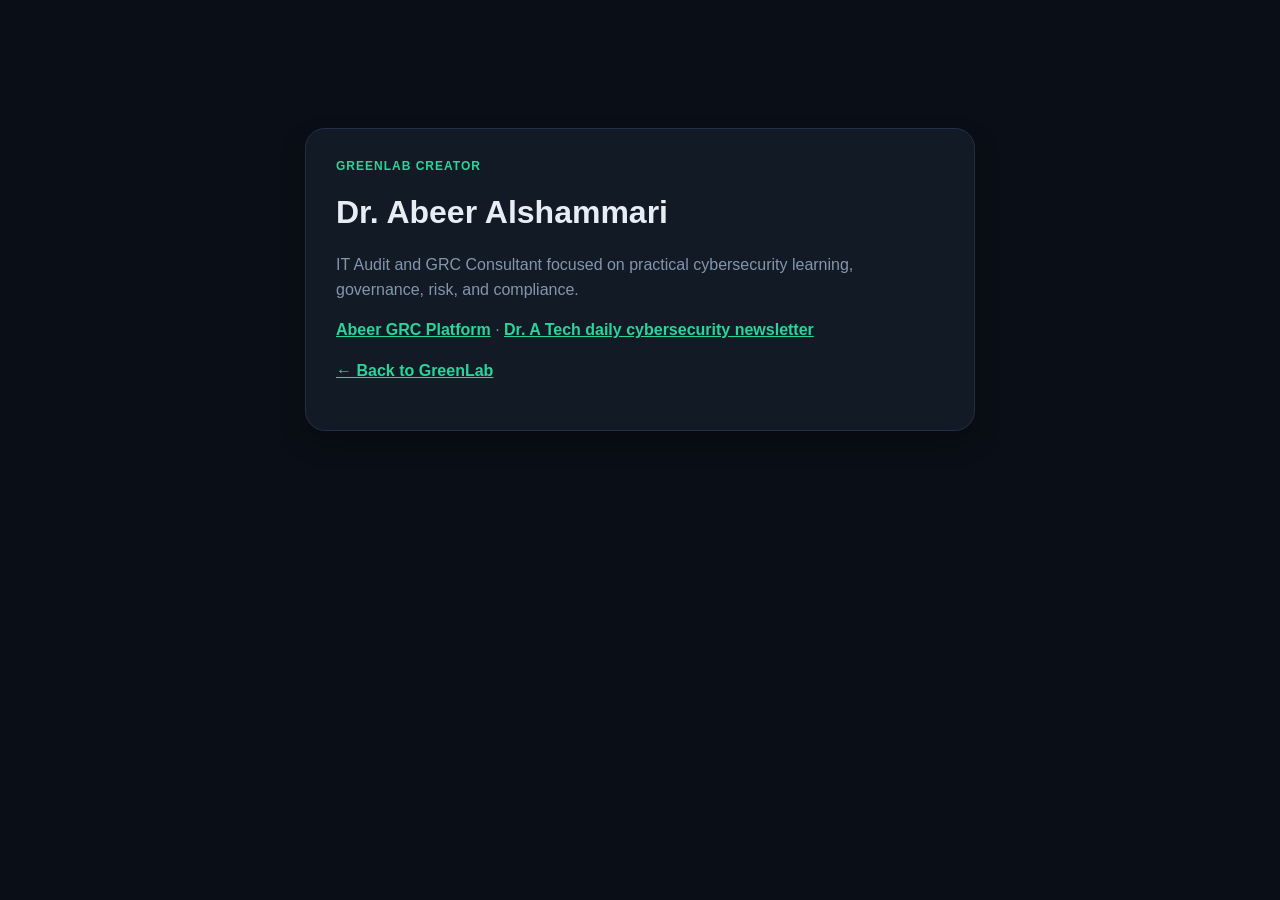
<file: about.html>
<!doctype html>
<html lang="en">
<head>
  <meta charset="utf-8">
  <meta name="viewport" content="width=device-width,initial-scale=1">
  <title>About Dr. Abeer Alshammari | GreenLab</title>
  <link rel="stylesheet" href="styles.css">
</head>
<body>
  <main class="wrap">
    <div class="profile-card">
      <div class="profile-tag">GREENLAB CREATOR</div>
      <h1>Dr. Abeer Alshammari</h1>
      <p>IT Audit and GRC Consultant focused on practical cybersecurity learning, governance, risk, and compliance.</p>
      <p>
        <a href="https://abeergrc.netlify.app/" target="_blank" rel="noopener">Abeer GRC Platform</a> ·
        <a href="https://dratech.netlify.app/" target="_blank" rel="noopener">Dr. A Tech daily cybersecurity newsletter</a>
      </p>
      <p><a href="index.html">← Back to GreenLab</a></p>
    </div>
  </main>
</body>
</html>
</file>
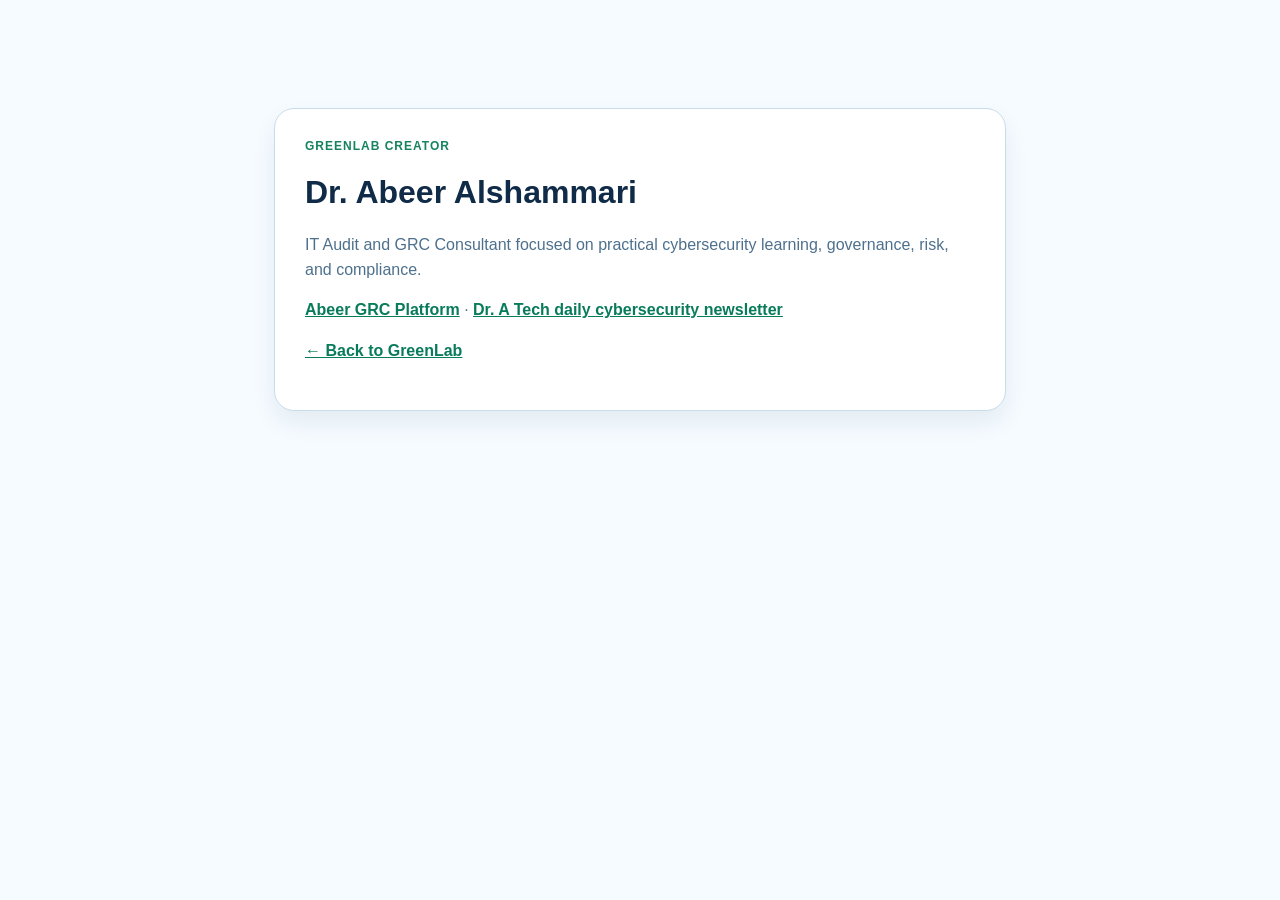
<file: outputs/about-dr-abeer.html>
<!doctype html><html lang="en"><head><meta charset="utf-8"><meta name="viewport" content="width=device-width,initial-scale=1"><title>About Dr. Abeer Alshammari | GreenLab</title><style>body{margin:0;background:#f5fbff;color:#102b47;font-family:Arial,sans-serif}.card{max-width:670px;margin:12vh auto;padding:30px;background:#fff;border:1px solid #c8ddec;border-radius:20px;box-shadow:0 12px 25px #082d5912}a{color:#087b5b;font-weight:bold}.tag{color:#16835e;font-size:12px;font-weight:bold;letter-spacing:1px}p{line-height:1.55;color:#4d708d}</style></head><body><main class="card"><div class="tag">GREENLAB CREATOR</div><h1>Dr. Abeer Alshammari</h1><p>IT Audit and GRC Consultant focused on practical cybersecurity learning, governance, risk, and compliance.</p><p><a href="https://abeergrc.netlify.app/" target="_blank" rel="noopener">Abeer GRC Platform</a> · <a href="https://dratech.netlify.app/" target="_blank" rel="noopener">Dr. A Tech daily cybersecurity newsletter</a></p><p><a href="index.html">← Back to GreenLab</a></p></main></body></html>
</file>
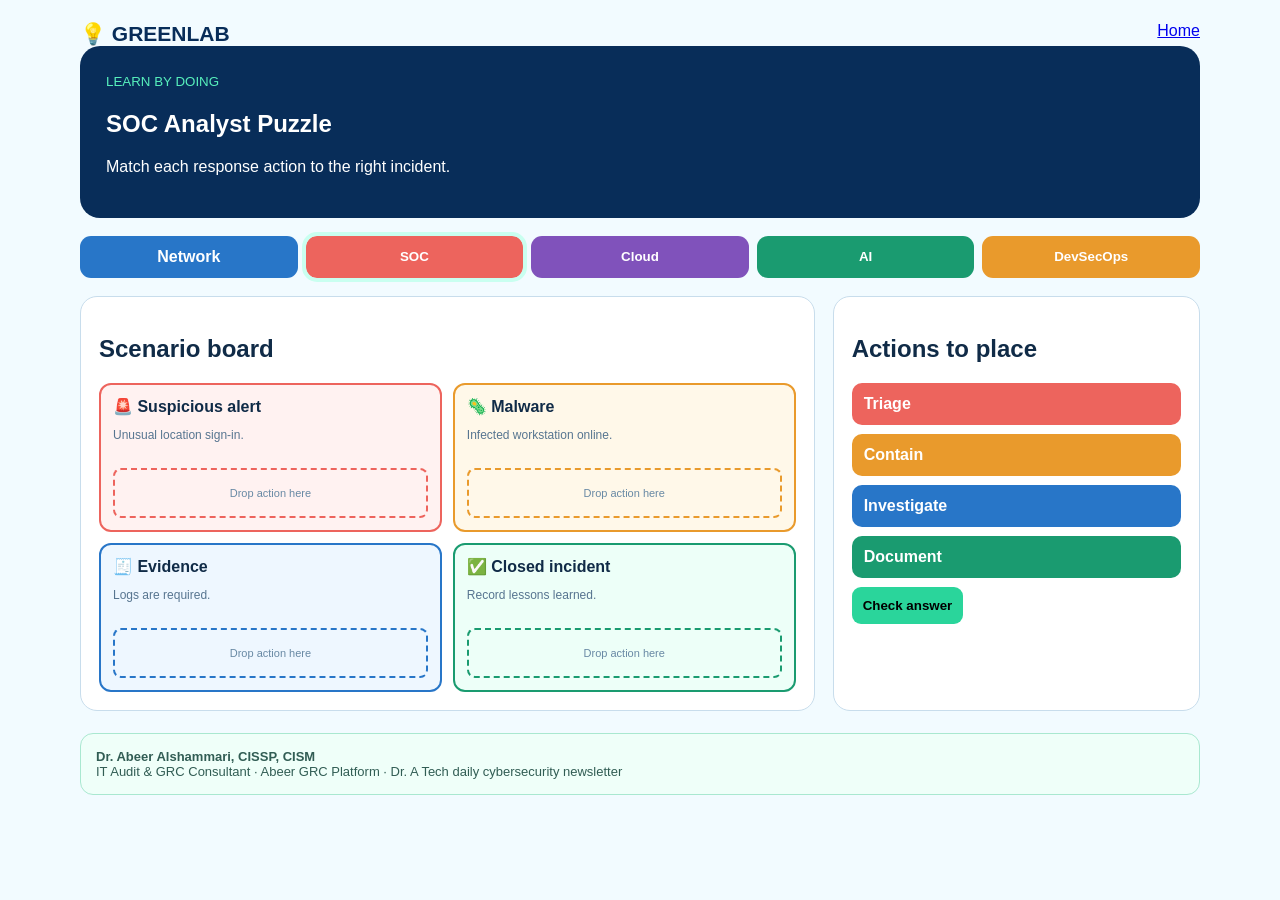
<file: outputs/greenlab-specialist-puzzles.html>
<!doctype html><html><head><meta charset="utf-8"><meta name="viewport" content="width=device-width,initial-scale=1"><title>GreenLab Puzzles</title><style>body{margin:0;background:#f2fbff;color:#102b47;font-family:Arial}.w{max-width:1120px;margin:auto;padding:22px}.top{display:flex;justify-content:space-between}.brand{font-weight:bold;color:#082d59;text-decoration:none;font-size:21px}.tabs{display:grid;grid-template-columns:repeat(5,1fr);gap:8px;margin:18px 0}.tab{padding:12px 6px;text-align:center;border:0;border-radius:11px;color:#fff;font-weight:bold;text-decoration:none;cursor:pointer}.network{background:#2876c8}.soc{background:#ed645d}.cloud{background:#8052bb}.ai{background:#1a9b70}.dev{background:#e99a2c}.tab.active{outline:4px solid #c9fff0}.hero{background:#082d59;color:#fff;border-radius:20px;padding:26px}.hero small{color:#57f0bc}.layout{display:grid;grid-template-columns:1.5fr .75fr;gap:18px;margin-top:18px}.panel{background:#fff;border:1px solid #c8ddec;border-radius:17px;padding:18px}.zones{display:grid;grid-template-columns:1fr 1fr;gap:11px}.zone{padding:12px;border:2px solid var(--c);background:var(--bg);border-radius:12px}.zone p{font-size:12px;color:#577590;min-height:28px}.drop{height:46px;border:2px dashed var(--c);border-radius:8px;display:flex;align-items:center;justify-content:center;font-size:11px;color:#6889a4}.card{padding:12px;border-radius:10px;background:var(--c);color:#fff;font-weight:bold;margin:9px 0;cursor:grab}.placed{background:#102b47;color:#fff;width:100%;padding:8px;border-radius:7px;text-align:center}.check{padding:11px;border:0;border-radius:9px;background:#2ad59b;font-weight:bold}.foot{margin-top:22px;padding:15px;background:#effff9;border:1px solid #a9e8d0;border-radius:13px;font-size:13px;color:#315d54}@media(max-width:700px){.tabs,.zones{grid-template-columns:1fr}.layout{grid-template-columns:1fr}}</style></head><body><main class="w"><header class="top"><a class="brand" href="index.html">💡 GREENLAB</a><a href="index.html#network">Home</a></header><section class="hero"><small>LEARN BY DOING</small><h1 id="title">SOC Analyst Puzzle</h1><p id="intro">Match each action to the correct situation.</p></section><nav class="tabs"><a class="tab network" href="index.html#network">Network</a><button class="tab soc active" data-i="0">SOC</button><button class="tab cloud" data-i="1">Cloud</button><button class="tab ai" data-i="2">AI</button><button class="tab dev" data-i="3">DevSecOps</button></nav><section class="layout"><article class="panel"><h2>Scenario board</h2><div class="zones" id="zones"></div></article><aside class="panel"><h2>Actions to place</h2><div id="cards"></div><button class="check" id="check">Check answer</button><p id="feedback"></p></aside></section><footer class="foot"><b>Dr. Abeer Alshammari, CISSP, CISM</b><br>IT Audit & GRC Consultant · Abeer GRC Platform · Dr. A Tech daily cybersecurity newsletter</footer></main><script>const P=[['SOC Analyst Puzzle','Match each response action to the right incident.',[['🚨 Suspicious alert','Unusual location sign-in.','Triage','#ed645d','#fff2f1'],['🦠 Malware','Infected workstation online.','Contain','#e99a2c','#fff8e9'],['🧾 Evidence','Logs are required.','Investigate','#2876c8','#eef7ff'],['✅ Closed incident','Record lessons learned.','Document','#1a9b70','#edfff8']]],['Cloud Security Puzzle','Match each control to its cloud situation.',[['🪣 Storage','Bucket must not be public.','Restrict access','#8052bb','#f6efff'],['👤 Account','Admin needs stronger protection.','Enable MFA','#2876c8','#eef7ff'],['💾 Data','Customer data in cloud.','Encrypt data','#ed645d','#fff2f1'],['📡 Activity','Team needs visibility.','Enable logging','#1a9b70','#edfff8']]],['AI Security Puzzle','Match each safeguard to the AI component.',[['⌨️ Input','Learner enters prompt.','Input guardrails','#ed645d','#fff2f1'],['🗂️ Data','Dataset needs review.','Review data','#e99a2c','#fff8e9'],['🔑 Access','Only approved users.','Set permissions','#8052bb','#f6efff'],['💬 Output','Response needs checks.','Safety filter','#1a9b70','#edfff8']]],['DevSecOps Puzzle','Match security checks to delivery steps.',[['💻 Code','Developer pushes code.','Run SAST','#2876c8','#eef7ff'],['🗝️ Secrets','Password may commit.','Scan secrets','#ed645d','#fff2f1'],['📦 Package','Third-party library.','Check dependencies','#e99a2c','#fff8e9'],['☁️ Deploy','Infrastructure release.','Scan IaC','#1a9b70','#edfff8']]]];let n=0;const $=x=>document.getElementById(x);function render(){let p=P[n];$('title').textContent=p[0];$('intro').textContent=p[1];$('zones').innerHTML=p[2].map(x=>'<div class="zone" style="--c:'+x[3]+';--bg:'+x[4]+'"><b>'+x[0]+'</b><p>'+x[1]+'</p><div class="drop" data-a="'+x[2]+'">Drop action here</div></div>').join('');$('cards').innerHTML=p[2].map(x=>'<div class="card" draggable="true" data-a="'+x[2]+'" style="--c:'+x[3]+'">'+x[2]+'</div>').join('');document.querySelectorAll('[data-i]').forEach(b=>b.onclick=()=>{n=+b.dataset.i;render()});document.querySelectorAll('.card').forEach(c=>c.ondragstart=e=>e.dataTransfer.setData('text/plain',c.dataset.a));document.querySelectorAll('.drop').forEach(d=>{d.ondragover=e=>e.preventDefault();d.ondrop=e=>{e.preventDefault();let a=e.dataTransfer.getData('text/plain');if(d.firstChild&&d.firstChild.className==='placed')return;d.innerHTML='<div class="placed" data-a="'+a+'">'+a+'</div>';let c=document.querySelector('.card[data-a="'+a+'"]');if(c)c.style.display='none'}});$('check').onclick=()=>{let s=0;document.querySelectorAll('.drop').forEach(d=>{let z=d.querySelector('.placed');if(z&&z.dataset.a===d.dataset.a)s++});$('feedback').textContent=s===4?'Excellent! +50 XP':s+' of 4 are correct.'}}render();</script></body></html>
</file>
<file: styles.css>
:root {
  --bg: #0a0e16;
  --panel: #121a26;
  --panel-2: #16202e;
  --border: #223047;
  --text: #e7edf5;
  --muted: #8496ab;
  --navy: #0d2847;
  --green: #2ad59b;
  --line: #223047;

  --c-soc: #ff5d6c;
  --c-network: #3b82f6;
  --c-ai: #a855f7;
  --c-cloud: #22c1d6;
  --c-devsecops: #f2a93b;
  --c-edr: #ec4899;
}

* {
  box-sizing: border-box;
}

body {
  margin: 0;
  background: var(--bg);
  font-family: Arial, sans-serif;
  color: var(--text);
}

.wrap {
  max-width: 1180px;
  margin: auto;
  padding: 20px;
}

.top {
  display: flex;
  justify-content: space-between;
  align-items: center;
}

.brand {
  display: flex;
  align-items: center;
  gap: 7px;
  color: var(--text);
  font-size: 22px;
  font-weight: 900;
  text-decoration: none;
}

.bulb {
  width: 28px;
}

.brand b {
  color: var(--green);
}

.btn {
  cursor: pointer;
  border: 1px solid var(--border);
  border-radius: 10px;
  padding: 10px 13px;
  font-weight: bold;
  background: var(--panel);
  color: var(--text);
}

.signin {
  background: var(--green);
  border-color: var(--green);
  color: #06251c;
}

.hero {
  margin: 20px 0;
  background: linear-gradient(120deg, #071021, #0d2847);
  color: white;
  border-radius: 24px;
  padding: 38px;
  border: 1px solid var(--border);
}

.hero small {
  color: var(--green);
  font-weight: bold;
  letter-spacing: 1px;
}

.hero h1 {
  font-size: 42px;
  margin: 7px 0;
}

.hero p {
  max-width: 620px;
  line-height: 1.5;
  color: #c3d2e2;
}

.nav {
  display: flex;
  gap: 8px;
  flex-wrap: wrap;
  margin: 15px 0;
}

.nav a {
  color: #fff;
  text-decoration: none;
  border-radius: 10px;
  padding: 10px 13px;
  font-weight: bold;
  background: var(--c-network);
}

.section {
  margin: 32px 0;
}

.section > h2 {
  color: var(--text);
}

.panel {
  background: var(--panel);
  border: 1px solid var(--border);
  border-radius: 19px;
  padding: 20px;
}

.network {
  display: grid;
  grid-template-columns: 1.6fr .7fr;
  gap: 18px;
}

.board {
  border: 2px dashed var(--border);
  background: var(--panel-2);
  border-radius: 15px;
  padding: 15px;
}

.flow {
  display: grid;
  grid-template-columns: 1fr 1fr 1fr;
  gap: 12px;
  align-items: center;
}

.node {
  text-align: center;
}

.cloud, .device {
  display: inline-block;
  border: 2px solid var(--border);
  background: var(--panel);
  color: var(--text);
  border-radius: 14px;
  padding: 12px;
}

.cloud {
  border-radius: 30px;
  color: #8fc4ff;
  font-size: 13px;
  font-weight: bold;
}

.drop {
  min-height: 50px;
  margin: 10px 0;
  border: 2px dashed var(--border);
  border-radius: 10px;
  display: flex;
  align-items: center;
  justify-content: center;
  color: var(--muted);
  font-size: 11px;
  font-weight: bold;
  text-align: center;
  padding: 4px;
}

.drop.over {
  background: rgba(42, 213, 155, .1);
  border-color: var(--green);
}

.drop.correct {
  border-style: solid;
  border-color: #1ebe83;
  background: rgba(42, 213, 155, .12);
}

.drop.wrong {
  border-color: #f05a57;
  background: rgba(240, 90, 87, .12);
}

.dmz {
  background: var(--panel-2);
  border: 2px solid var(--border);
  border-radius: 14px;
  padding: 12px;
  text-align: center;
  font-weight: bold;
}

.floors {
  display: grid;
  grid-template-columns: repeat(3, 1fr);
  gap: 9px;
  border-top: 2px solid var(--border);
  padding-top: 13px;
  margin-top: 13px;
}

.floor {
  border: 1px solid var(--border);
  border-radius: 11px;
  padding: 11px;
  text-align: center;
  font-size: 12px;
  color: var(--muted);
}

.card {
  padding: 13px;
  color: white;
  border-radius: 12px;
  font-weight: bold;
  margin: 9px 0;
  cursor: grab;
  background: var(--c, var(--c-network));
}

.placed {
  background: var(--navy);
  color: white;
  width: 100%;
  padding: 9px;
  border-radius: 7px;
  text-align: center;
  border: 1px solid rgba(255, 255, 255, .15);
}

.puzzle-actions {
  display: flex;
  gap: 8px;
  margin-top: 10px;
}

.puzzle-actions .check,
.puzzle-actions .btn {
  flex: 1;
  margin-top: 0;
}

.check {
  background: var(--green);
  border: 0;
  border-radius: 9px;
  padding: 11px;
  font-weight: bold;
  margin-top: 10px;
  cursor: pointer;
  color: #06251c;
}

.feedback {
  padding: 10px;
  border-radius: 9px;
  margin-top: 10px;
  font-size: 13px;
  font-weight: bold;
}

.feedback.good {
  background: rgba(42, 213, 155, .12);
  color: var(--green);
}

.feedback.bad {
  background: rgba(240, 90, 87, .12);
  color: #ff8a87;
}

.paths {
  display: grid;
  grid-template-columns: repeat(3, 1fr);
  gap: 14px;
}

.path {
  background: var(--panel);
  border: 1px solid var(--border);
  border-top: 4px solid var(--c, var(--green));
  border-radius: 16px;
  padding: 18px;
  color: var(--text);
  cursor: pointer;
  text-decoration: none;
  display: block;
}

.path .path-icon {
  font-size: 22px;
}

.path b {
  display: block;
  font-size: 15px;
  margin: 6px 0 3px;
}

.path small {
  color: var(--muted);
  font-size: 12px;
}

.path .room-count {
  display: inline-block;
  margin-top: 10px;
  background: rgba(255, 255, 255, .06);
  color: var(--text);
  font-size: 11px;
  font-weight: bold;
  padding: 3px 9px;
  border-radius: 20px;
}

.about {
  background: var(--panel);
  border: 1px solid var(--border);
  border-radius: 15px;
  padding: 16px;
  font-size: 13px;
  color: var(--muted);
}

.about b {
  color: var(--text);
}

.about a {
  color: var(--green);
  font-weight: bold;
  text-decoration: none;
}

.modal {
  display: none;
  position: fixed;
  inset: 0;
  background: #00000088;
  place-items: center;
}

.modal.show {
  display: grid;
}

.dialog {
  background: var(--panel);
  border: 1px solid var(--border);
  border-radius: 17px;
  padding: 22px;
  width: min(390px, 90%);
  color: var(--text);
}

.dialog input {
  width: 100%;
  padding: 11px;
  border: 1px solid var(--border);
  background: var(--panel-2);
  color: var(--text);
  border-radius: 9px;
  margin: 7px 0;
}

.dialog button {
  width: 100%;
  margin: 4px 0;
}

.status {
  font-size: 13px;
  color: var(--green);
}

/* Specialist puzzle page */
.layout {
  display: grid;
  grid-template-columns: 1.5fr .75fr;
  gap: 18px;
  margin-top: 18px;
}

.tabs {
  display: grid;
  grid-template-columns: repeat(6, 1fr);
  gap: 8px;
  margin: 18px 0;
}

.tab {
  padding: 12px 6px;
  text-align: center;
  border: 0;
  border-radius: 11px;
  color: #fff;
  font-weight: bold;
  text-decoration: none;
  cursor: pointer;
  background: var(--c, var(--muted));
  opacity: .55;
  font-size: 13px;
}

.tab.active { opacity: 1; outline: 3px solid rgba(255,255,255,.35); }

/* Room list */
.rooms {
  display: grid;
  grid-template-columns: repeat(3, 1fr);
  gap: 12px;
  margin: 16px 0 22px;
}

.room-card {
  background: var(--panel);
  border: 1px solid var(--border);
  border-left: 4px solid var(--c, var(--green));
  border-radius: 14px;
  padding: 14px;
  cursor: pointer;
  text-align: left;
  color: var(--text);
  font-family: inherit;
}

.room-card b {
  display: block;
  font-size: 14px;
  margin-bottom: 4px;
}

.room-card small {
  color: var(--muted);
  font-size: 11px;
  display: block;
}

.room-card .xp-tag {
  display: inline-block;
  margin-top: 8px;
  background: rgba(42, 213, 155, .15);
  color: var(--green);
  font-size: 10px;
  font-weight: bold;
  padding: 3px 8px;
  border-radius: 20px;
}

.room-card.active {
  outline: 2px solid var(--c, var(--green));
}

.room-card.done .xp-tag {
  background: var(--green);
  color: #06251c;
}

/* Pipeline diagram (SOC / AI / DevSecOps / EDR) */
.pipeline {
  display: flex;
  align-items: stretch;
  gap: 6px;
  overflow-x: auto;
  padding-bottom: 6px;
}

.stage {
  flex: 1 1 0;
  min-width: 145px;
  background: var(--panel-2);
  border: 1px solid var(--border);
  border-radius: 14px;
  padding: 13px;
  display: flex;
  flex-direction: column;
  gap: 7px;
}

.stage-icon {
  font-size: 22px;
}

.stage b {
  font-size: 12px;
}

.stage p {
  font-size: 11px;
  color: var(--muted);
  min-height: 28px;
  margin: 0;
  line-height: 1.35;
}

.stage .drop {
  min-height: 38px;
  font-size: 10px;
  margin: 0;
}

.connector {
  display: flex;
  align-items: center;
  justify-content: center;
  color: var(--muted);
  font-size: 18px;
  flex: 0 0 auto;
  padding: 0 2px;
}

/* Topology diagram (Network / Cloud) */
.zones {
  display: grid;
  grid-template-columns: 1fr 1fr;
  gap: 11px;
}

.zone {
  padding: 12px;
  border: 1px solid var(--border);
  background: var(--panel-2);
  border-radius: 12px;
}

.zone p {
  font-size: 12px;
  color: var(--muted);
  min-height: 28px;
}

/* Gamification */
.gamebar {
  display: flex;
  align-items: center;
  gap: 22px;
  flex-wrap: wrap;
  padding: 14px 20px;
}

.guser {
  font-size: 13px;
  font-weight: bold;
  color: var(--text);
  padding-right: 14px;
  border-right: 1px solid var(--border);
}

.gstat {
  display: flex;
  flex-direction: column;
  line-height: 1.3;
}

.gstat b {
  font-size: 16px;
  color: var(--text);
}

.gstat small {
  color: var(--muted);
  font-size: 11px;
}

.gbadges {
  display: flex;
  gap: 6px;
  margin-left: auto;
}

.badge {
  font-size: 20px;
  opacity: .25;
  filter: grayscale(1);
}

.badge.earned {
  opacity: 1;
  filter: none;
}

.leaderboard-list {
  list-style: none;
  margin: 0;
  padding: 0;
  counter-reset: rank;
}

.leaderboard-list li {
  counter-increment: rank;
  display: flex;
  justify-content: space-between;
  align-items: center;
  padding: 9px 4px;
  border-bottom: 1px solid var(--border);
  font-size: 14px;
}

.leaderboard-list li::before {
  content: counter(rank) ".";
  color: var(--muted);
  font-weight: bold;
  margin-right: 8px;
}

.leaderboard-list li:last-child {
  border-bottom: none;
}

/* About page */
.profile-card {
  max-width: 670px;
  margin: 12vh auto;
  padding: 30px;
  background: var(--panel);
  border: 1px solid var(--border);
  border-radius: 20px;
  box-shadow: 0 12px 25px #00000040;
  color: var(--text);
}

.profile-card a {
  color: var(--green);
  font-weight: bold;
}

.profile-tag {
  color: var(--green);
  font-size: 12px;
  font-weight: bold;
  letter-spacing: 1px;
}

.profile-card p {
  line-height: 1.55;
  color: var(--muted);
}

@media (max-width: 750px) {
  .network { grid-template-columns: 1fr; }
  .flow { grid-template-columns: 1fr; }
  .paths, .floors { grid-template-columns: 1fr; }
  .hero { padding: 28px 23px; }
  .hero h1 { font-size: 33px; }
  .tabs { grid-template-columns: repeat(3, 1fr); }
  .zones, .rooms { grid-template-columns: 1fr; }
  .layout { grid-template-columns: 1fr; }
  .pipeline { flex-direction: column; }
  .connector { transform: rotate(90deg); }
}
</file>
